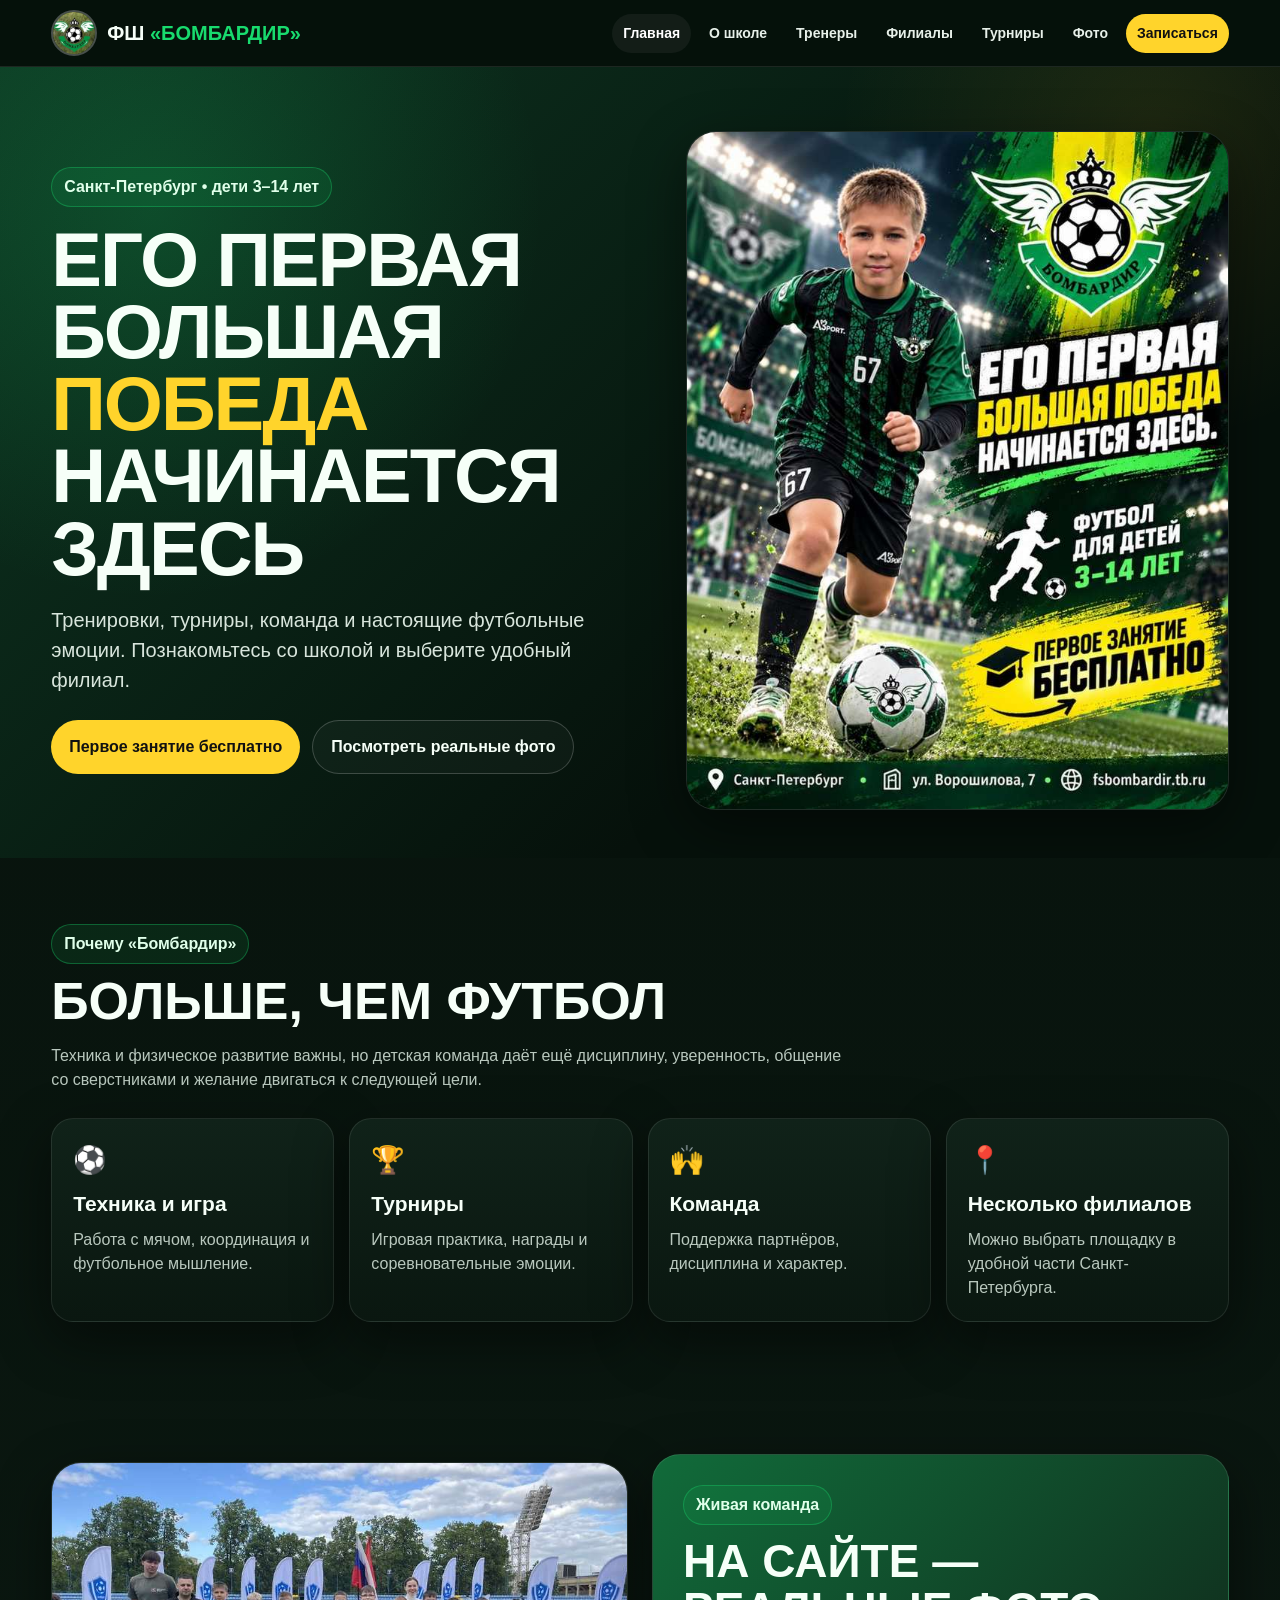
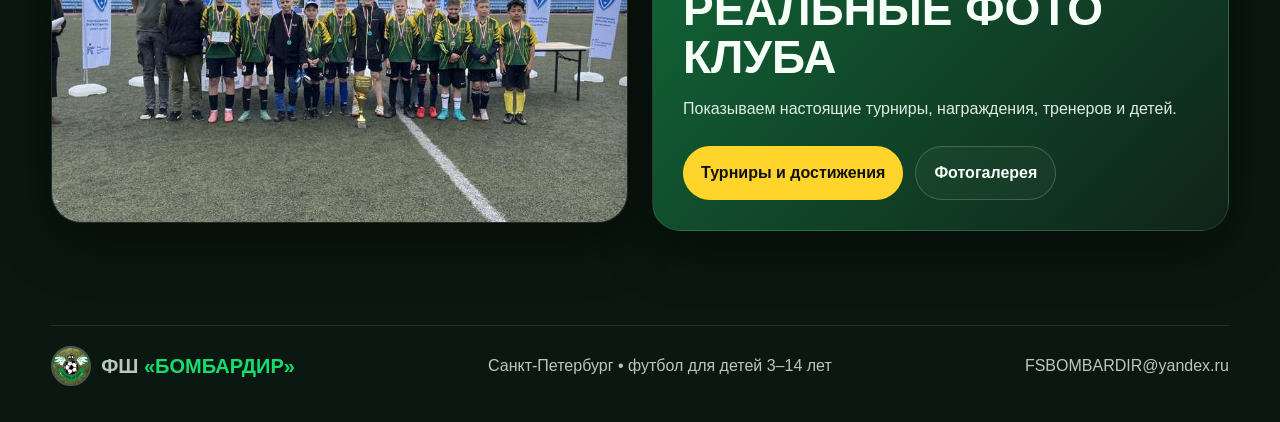
<file: index.html>
<!doctype html><html lang="ru"><head><meta charset="utf-8"><meta name="viewport" content="width=device-width,initial-scale=1"><title>ФШ «Бомбардир» — футбол для детей 3–14 лет</title><meta name="description" content="Футбольная школа «Бомбардир» в Санкт-Петербурге. Первое занятие бесплатно."><link rel="stylesheet" href="style.css"></head><body><header class="top"><div class="wrap topin"><a class="brand" href="index.html"><img src="[data-uri]" alt="Логотип ФШ Бомбардир"><span>ФШ <b>«БОМБАРДИР»</b></span></a><nav class="nav"><a class="active " href="index.html">Главная</a><a class="" href="about.html">О школе</a><a class="" href="coaches.html">Тренеры</a><a class="" href="branches.html">Филиалы</a><a class="" href="tournaments.html">Турниры</a><a class="" href="gallery.html">Фото</a><a class="cta" href="trial.html">Записаться</a></nav></div></header><main><section class="hero"><div class="wrap heroGrid"><div><span class="eyebrow">Санкт-Петербург • дети 3–14 лет</span><h1>Его первая большая <span>победа</span> начинается здесь</h1><p class="lead">Тренировки, турниры, команда и настоящие футбольные эмоции. Познакомьтесь со школой и выберите удобный филиал.</p><div class="actions"><a class="btn primary" href="trial.html">Первое занятие бесплатно</a><a class="btn ghost" href="gallery.html">Посмотреть реальные фото</a></div></div><div class="visual"><img src="[data-uri]" alt="Футбольная школа Бомбардир"></div></div></section><section class="wrap"><div class="sectionHead"><span class="tag">Почему «Бомбардир»</span><h2>Больше, чем футбол</h2><p class="sub">Техника и физическое развитие важны, но детская команда даёт ещё дисциплину, уверенность, общение со сверстниками и желание двигаться к следующей цели.</p></div><div class="cards"><div class="card"><div class="ico">⚽</div><h3>Техника и игра</h3><p>Работа с мячом, координация и футбольное мышление.</p></div><div class="card"><div class="ico">🏆</div><h3>Турниры</h3><p>Игровая практика, награды и соревновательные эмоции.</p></div><div class="card"><div class="ico">🙌</div><h3>Команда</h3><p>Поддержка партнёров, дисциплина и характер.</p></div><div class="card"><div class="ico">📍</div><h3>Несколько филиалов</h3><p>Можно выбрать площадку в удобной части Санкт-Петербурга.</p></div></div></section><section class="wrap"><div class="split"><div class="visual wide"><img src="[data-uri]" alt="Команда ФШ Бомбардир"></div><div class="copyBox"><span class="tag">Живая команда</span><h3>На сайте — реальные фото клуба</h3><p>Показываем настоящие турниры, награждения, тренеров и детей.</p><div class="actions"><a class="btn primary" href="tournaments.html">Турниры и достижения</a><a class="btn ghost" href="gallery.html">Фотогалерея</a></div></div></div></section></main><footer><div class="wrap foot"><a class="brand" href="index.html"><img src="[data-uri]" alt="Логотип"><span>ФШ <b>«БОМБАРДИР»</b></span></a><span>Санкт-Петербург • футбол для детей 3–14 лет</span><a href="mailto:FSBOMBARDIR@yandex.ru">FSBOMBARDIR@yandex.ru</a></div></footer></body></html>
</file>
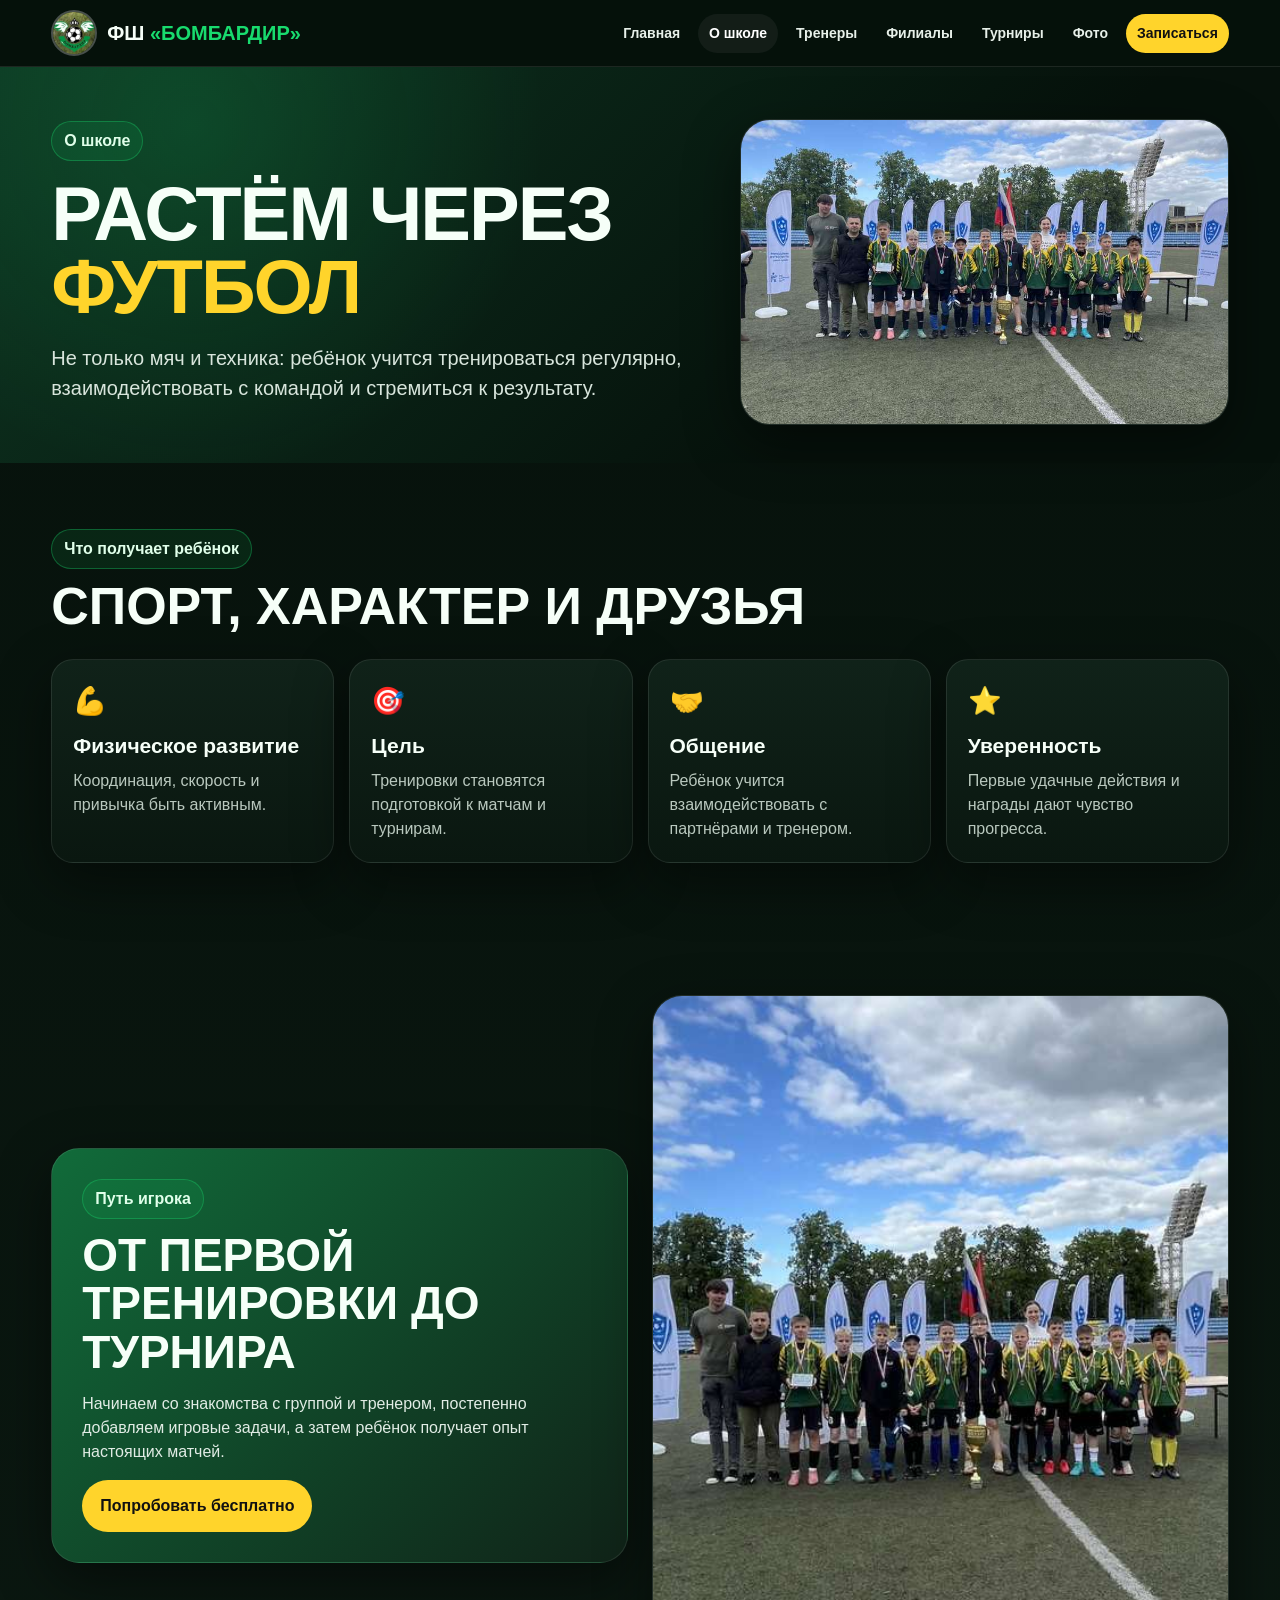
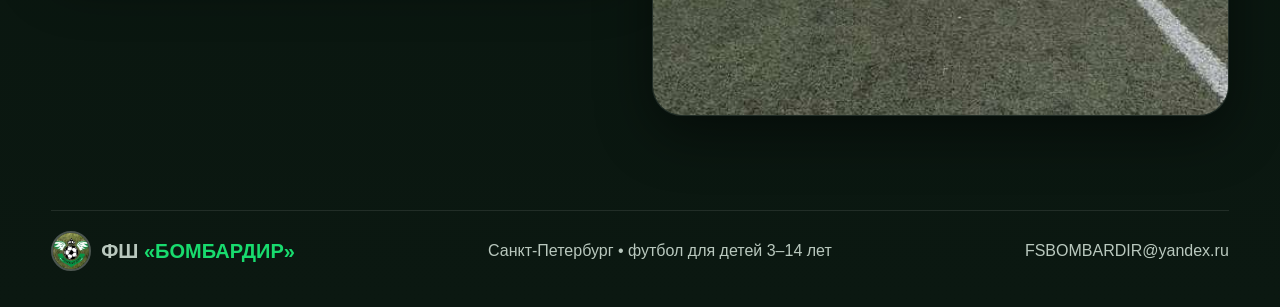
<file: about.html>
<!doctype html><html lang="ru"><head><meta charset="utf-8"><meta name="viewport" content="width=device-width,initial-scale=1"><title>О футбольной школе — ФШ «Бомбардир»</title><meta name="description" content="О футбольной школе «Бомбардир»: развитие детей, тренировки, команда и турниры."><link rel="stylesheet" href="style.css"></head><body><header class="top"><div class="wrap topin"><a class="brand" href="index.html"><img src="[data-uri]" alt="Логотип ФШ Бомбардир"><span>ФШ <b>«БОМБАРДИР»</b></span></a><nav class="nav"><a class="" href="index.html">Главная</a><a class="active " href="about.html">О школе</a><a class="" href="coaches.html">Тренеры</a><a class="" href="branches.html">Филиалы</a><a class="" href="tournaments.html">Турниры</a><a class="" href="gallery.html">Фото</a><a class="cta" href="trial.html">Записаться</a></nav></div></header><main><section class="pagehero"><div class="wrap pageheroGrid"><div><span class="eyebrow">О школе</span><h1>Растём через <span>футбол</span></h1><p class="lead">Не только мяч и техника: ребёнок учится тренироваться регулярно, взаимодействовать с командой и стремиться к результату.</p></div><div class="visual"><img src="[data-uri]" alt="Команда Бомбардир"></div></div></section><section class="wrap"><div class="sectionHead"><span class="tag">Что получает ребёнок</span><h2>Спорт, характер и друзья</h2></div><div class="cards"><div class="card"><div class="ico">💪</div><h3>Физическое развитие</h3><p>Координация, скорость и привычка быть активным.</p></div><div class="card"><div class="ico">🎯</div><h3>Цель</h3><p>Тренировки становятся подготовкой к матчам и турнирам.</p></div><div class="card"><div class="ico">🤝</div><h3>Общение</h3><p>Ребёнок учится взаимодействовать с партнёрами и тренером.</p></div><div class="card"><div class="ico">⭐</div><h3>Уверенность</h3><p>Первые удачные действия и награды дают чувство прогресса.</p></div></div></section><section class="wrap"><div class="split"><div class="copyBox"><span class="tag">Путь игрока</span><h3>От первой тренировки до турнира</h3><p>Начинаем со знакомства с группой и тренером, постепенно добавляем игровые задачи, а затем ребёнок получает опыт настоящих матчей.</p><a class="btn primary" href="trial.html">Попробовать бесплатно</a></div><div class="visual"><img src="[data-uri]" alt="Юные футболисты Бомбардир"></div></div></section></main><footer><div class="wrap foot"><a class="brand" href="index.html"><img src="[data-uri]" alt="Логотип"><span>ФШ <b>«БОМБАРДИР»</b></span></a><span>Санкт-Петербург • футбол для детей 3–14 лет</span><a href="mailto:FSBOMBARDIR@yandex.ru">FSBOMBARDIR@yandex.ru</a></div></footer></body></html>
</file>
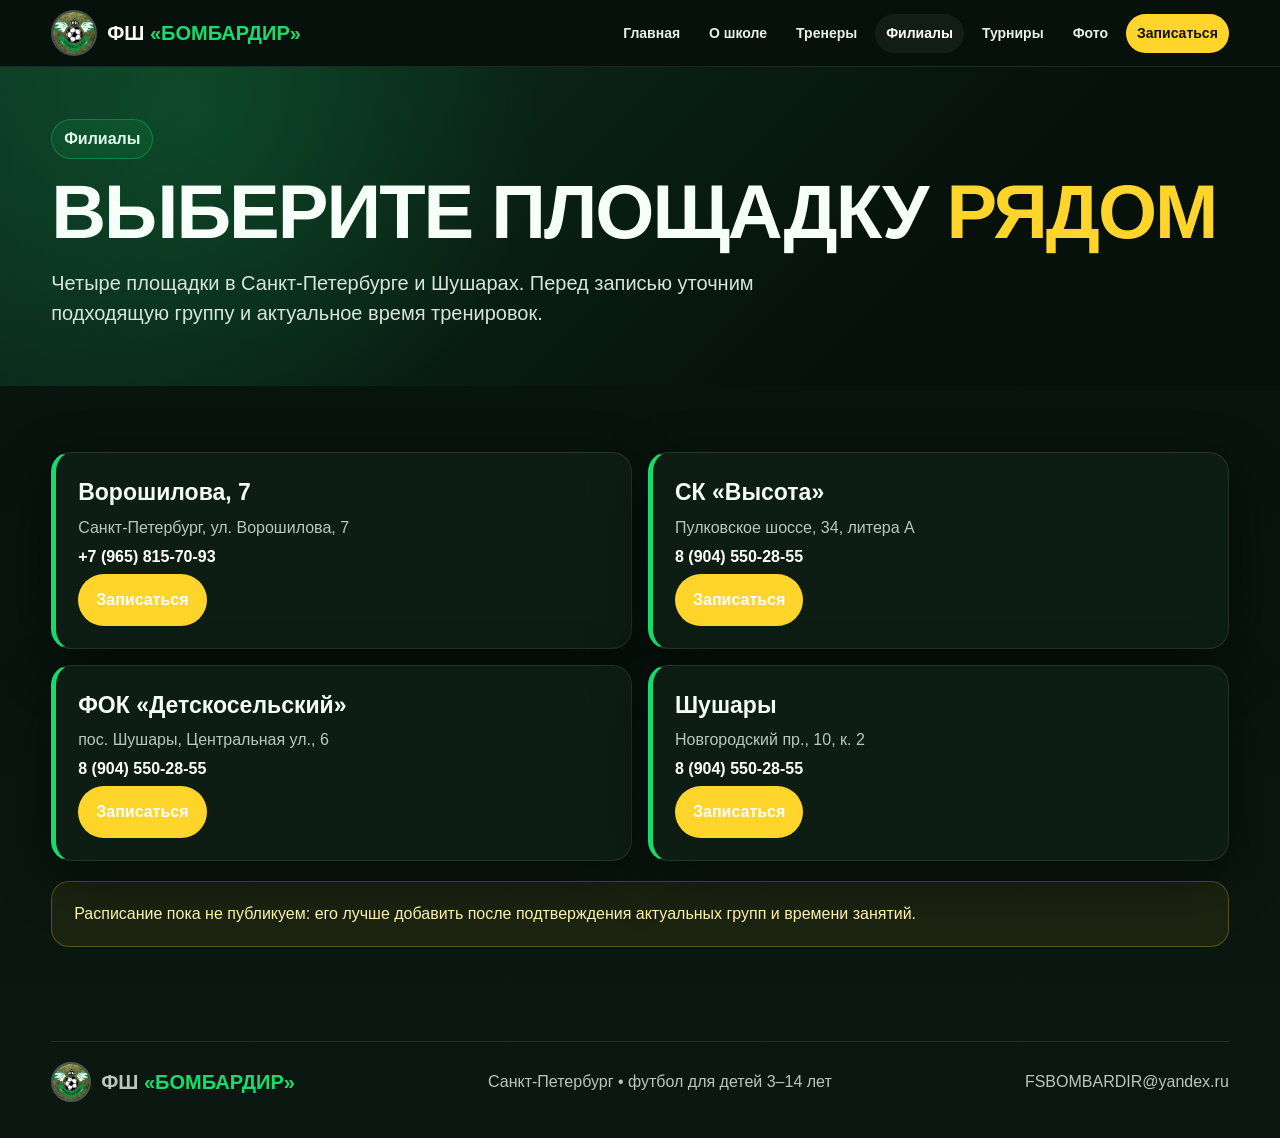
<file: branches.html>
<!doctype html><html lang="ru"><head><meta charset="utf-8"><meta name="viewport" content="width=device-width,initial-scale=1"><title>Филиалы ФШ «Бомбардир»</title><meta name="description" content="Филиалы футбольной школы «Бомбардир» в Санкт-Петербурге."><link rel="stylesheet" href="style.css"></head><body><header class="top"><div class="wrap topin"><a class="brand" href="index.html"><img src="[data-uri]" alt="Логотип ФШ Бомбардир"><span>ФШ <b>«БОМБАРДИР»</b></span></a><nav class="nav"><a class="" href="index.html">Главная</a><a class="" href="about.html">О школе</a><a class="" href="coaches.html">Тренеры</a><a class="active " href="branches.html">Филиалы</a><a class="" href="tournaments.html">Турниры</a><a class="" href="gallery.html">Фото</a><a class="cta" href="trial.html">Записаться</a></nav></div></header><main><section class="pagehero"><div class="wrap"><span class="eyebrow">Филиалы</span><h1>Выберите площадку <span>рядом</span></h1><p class="lead">Четыре площадки в Санкт-Петербурге и Шушарах. Перед записью уточним подходящую группу и актуальное время тренировок.</p></div></section><section class="wrap"><div class="grid2"><article class="branch"><h3>Ворошилова, 7</h3><p>Санкт-Петербург, ул. Ворошилова, 7</p><p><a href="tel:+79658157093">+7 (965) 815-70-93</a></p><a class="btn primary" href="trial.html">Записаться</a></article><article class="branch"><h3>СК «Высота»</h3><p>Пулковское шоссе, 34, литера А</p><p><a href="tel:+79045502855">8 (904) 550-28-55</a></p><a class="btn primary" href="trial.html">Записаться</a></article><article class="branch"><h3>ФОК «Детскосельский»</h3><p>пос. Шушары, Центральная ул., 6</p><p><a href="tel:+79045502855">8 (904) 550-28-55</a></p><a class="btn primary" href="trial.html">Записаться</a></article><article class="branch"><h3>Шушары</h3><p>Новгородский пр., 10, к. 2</p><p><a href="tel:+79045502855">8 (904) 550-28-55</a></p><a class="btn primary" href="trial.html">Записаться</a></article></div><div style="height:20px"></div><div class="notice">Расписание пока не публикуем: его лучше добавить после подтверждения актуальных групп и времени занятий.</div></section></main><footer><div class="wrap foot"><a class="brand" href="index.html"><img src="[data-uri]" alt="Логотип"><span>ФШ <b>«БОМБАРДИР»</b></span></a><span>Санкт-Петербург • футбол для детей 3–14 лет</span><a href="mailto:FSBOMBARDIR@yandex.ru">FSBOMBARDIR@yandex.ru</a></div></footer></body></html>
</file>
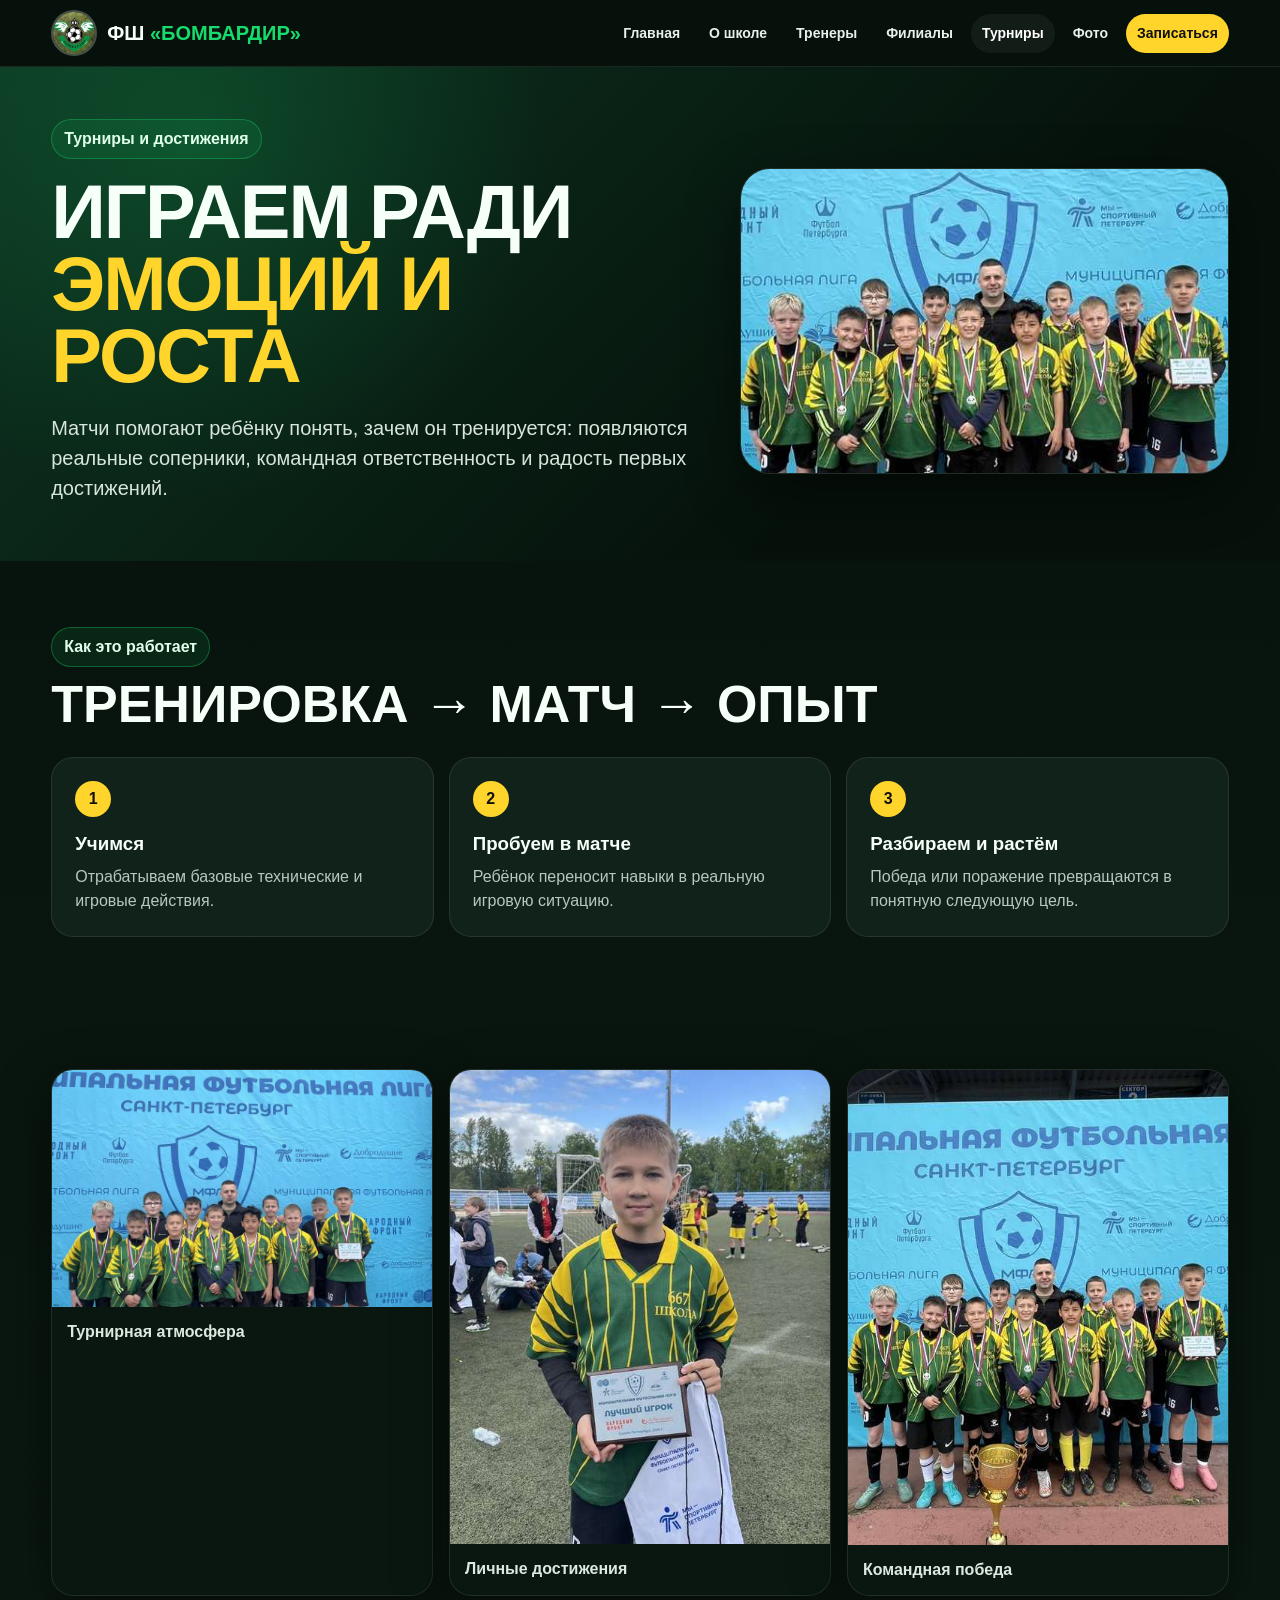
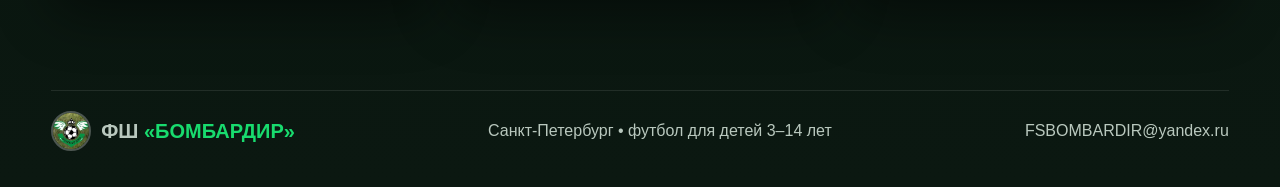
<file: tournaments.html>
<!doctype html><html lang="ru"><head><meta charset="utf-8"><meta name="viewport" content="width=device-width,initial-scale=1"><title>Турниры и достижения — ФШ «Бомбардир»</title><meta name="description" content="Турниры, награждения и достижения воспитанников ФШ «Бомбардир»."><link rel="stylesheet" href="style.css"></head><body><header class="top"><div class="wrap topin"><a class="brand" href="index.html"><img src="[data-uri]" alt="Логотип ФШ Бомбардир"><span>ФШ <b>«БОМБАРДИР»</b></span></a><nav class="nav"><a class="" href="index.html">Главная</a><a class="" href="about.html">О школе</a><a class="" href="coaches.html">Тренеры</a><a class="" href="branches.html">Филиалы</a><a class="active " href="tournaments.html">Турниры</a><a class="" href="gallery.html">Фото</a><a class="cta" href="trial.html">Записаться</a></nav></div></header><main><section class="pagehero"><div class="wrap pageheroGrid"><div><span class="eyebrow">Турниры и достижения</span><h1>Играем ради <span>эмоций и роста</span></h1><p class="lead">Матчи помогают ребёнку понять, зачем он тренируется: появляются реальные соперники, командная ответственность и радость первых достижений.</p></div><div class="visual"><img src="[data-uri]" alt="Награждение Бомбардир"></div></div></section><section class="wrap"><div class="sectionHead"><span class="tag">Как это работает</span><h2>Тренировка → матч → опыт</h2></div><div class="steps"><div class="step"><h3>Учимся</h3><p>Отрабатываем базовые технические и игровые действия.</p></div><div class="step"><h3>Пробуем в матче</h3><p>Ребёнок переносит навыки в реальную игровую ситуацию.</p></div><div class="step"><h3>Разбираем и растём</h3><p>Победа или поражение превращаются в понятную следующую цель.</p></div></div></section><section class="wrap"><div class="grid3"><div class="photo landscape"><img src="[data-uri]" alt="Турнир"><div class="cap">Турнирная атмосфера</div></div><div class="photo"><img src="[data-uri]" alt="Игрок с наградой"><div class="cap">Личные достижения</div></div><div class="photo"><img src="[data-uri]" alt="Командное награждение"><div class="cap">Командная победа</div></div></div></section></main><footer><div class="wrap foot"><a class="brand" href="index.html"><img src="[data-uri]" alt="Логотип"><span>ФШ <b>«БОМБАРДИР»</b></span></a><span>Санкт-Петербург • футбол для детей 3–14 лет</span><a href="mailto:FSBOMBARDIR@yandex.ru">FSBOMBARDIR@yandex.ru</a></div></footer></body></html>
</file>
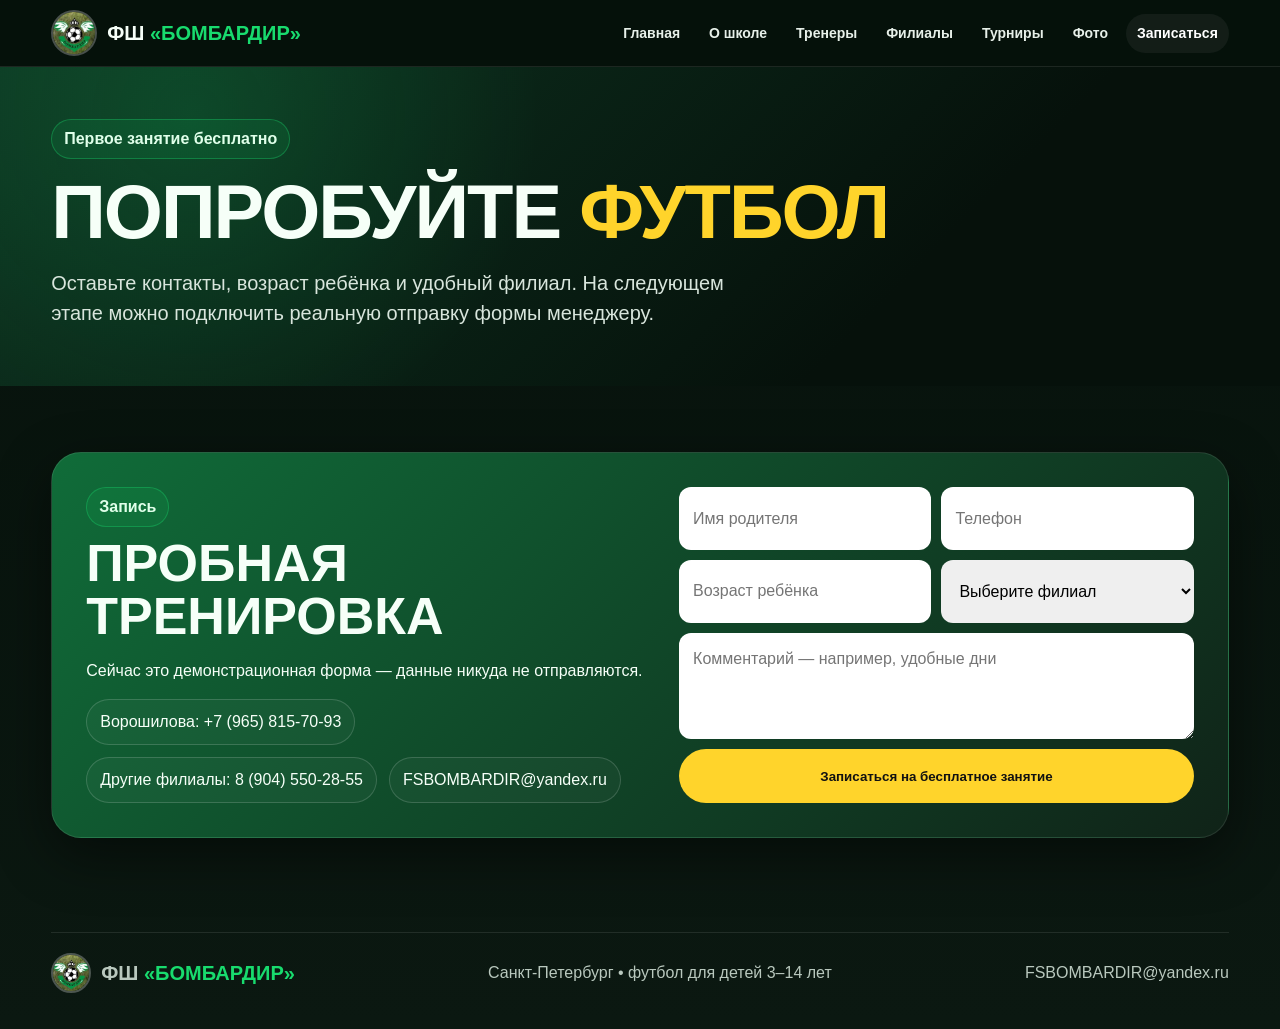
<file: trial.html>
<!doctype html><html lang="ru"><head><meta charset="utf-8"><meta name="viewport" content="width=device-width,initial-scale=1"><title>Записаться на пробную тренировку — ФШ «Бомбардир»</title><meta name="description" content="Первое бесплатное занятие в ФШ «Бомбардир»."><link rel="stylesheet" href="style.css"></head><body><header class="top"><div class="wrap topin"><a class="brand" href="index.html"><img src="[data-uri]" alt="Логотип ФШ Бомбардир"><span>ФШ <b>«БОМБАРДИР»</b></span></a><nav class="nav"><a class="" href="index.html">Главная</a><a class="" href="about.html">О школе</a><a class="" href="coaches.html">Тренеры</a><a class="" href="branches.html">Филиалы</a><a class="" href="tournaments.html">Турниры</a><a class="" href="gallery.html">Фото</a><a class="active cta" href="trial.html">Записаться</a></nav></div></header><main><section class="pagehero"><div class="wrap"><span class="eyebrow">Первое занятие бесплатно</span><h1>Попробуйте <span>футбол</span></h1><p class="lead">Оставьте контакты, возраст ребёнка и удобный филиал. На следующем этапе можно подключить реальную отправку формы менеджеру.</p></div></section><section class="wrap"><div class="trial"><div><span class="tag">Запись</span><h2>Пробная тренировка</h2><p>Сейчас это демонстрационная форма — данные никуда не отправляются.</p><div class="contactLine"><a class="contactChip" href="tel:+79658157093">Ворошилова: +7 (965) 815-70-93</a><a class="contactChip" href="tel:+79045502855">Другие филиалы: 8 (904) 550-28-55</a><a class="contactChip" href="mailto:FSBOMBARDIR@yandex.ru">FSBOMBARDIR@yandex.ru</a></div></div><form class="form" onsubmit="event.preventDefault();alert('Пока это демонстрационная форма. Следующим шагом подключим отправку заявки.');"><input required placeholder="Имя родителя"><input required placeholder="Телефон"><input required placeholder="Возраст ребёнка"><select required><option value="">Выберите филиал</option><option>Ворошилова, 7</option><option>СК «Высота»</option><option>ФОК «Детскосельский»</option><option>Шушары — Новгородский пр.</option></select><textarea class="full" placeholder="Комментарий — например, удобные дни"></textarea><button class="btn primary full" type="submit">Записаться на бесплатное занятие</button></form></div></section></main><footer><div class="wrap foot"><a class="brand" href="index.html"><img src="[data-uri]" alt="Логотип"><span>ФШ <b>«БОМБАРДИР»</b></span></a><span>Санкт-Петербург • футбол для детей 3–14 лет</span><a href="mailto:FSBOMBARDIR@yandex.ru">FSBOMBARDIR@yandex.ru</a></div></footer></body></html>
</file>
<file: style.css>
:root{--bg:#06110b;--bg2:#0b1811;--card:#102219;--card2:#0d1d14;--line:#ffffff18;--g:#18db6e;--y:#ffd42b;--t:#f6fff8;--m:#b9c8be;--shadow:0 18px 55px #0007;--r:24px}
*{box-sizing:border-box}html{scroll-behavior:smooth}body{margin:0;background:linear-gradient(180deg,var(--bg),var(--bg2));color:var(--t);font:16px/1.5 Arial,sans-serif}a{color:inherit;text-decoration:none}img{display:block;width:100%}.wrap{width:min(1180px,92vw);margin:auto}
.top{position:sticky;top:0;z-index:30;background:#06110bf0;border-bottom:1px solid var(--line);backdrop-filter:blur(14px)}.topin{display:flex;align-items:center;gap:18px;padding:10px 0}.brand{display:flex;align-items:center;gap:10px;font-size:20px;font-weight:900;white-space:nowrap}.brand img{width:46px;height:46px;border-radius:50%;object-fit:cover;border:2px solid #fff4}.brand b{color:var(--g)}.nav{margin-left:auto;display:flex;gap:7px;align-items:center;overflow-x:auto;scrollbar-width:none}.nav::-webkit-scrollbar{display:none}.nav a{padding:9px 11px;border-radius:999px;white-space:nowrap;color:#e7f0e9;font-weight:700;font-size:14px}.nav a:hover,.nav a.active{background:#ffffff0e;color:#fff}.nav .cta{background:var(--y);color:#111}
.hero{position:relative;overflow:hidden;padding:64px 0 48px;background:radial-gradient(circle at 12% 18%,#18db6e2d,transparent 30%),radial-gradient(circle at 90% 8%,#ffd42b18,transparent 23%),linear-gradient(135deg,#0d3521,#06110b 68%)}.hero:after{content:"";position:absolute;inset:0;background:repeating-linear-gradient(120deg,transparent 0 52px,#fff04 52px 54px)}.heroGrid{position:relative;z-index:1;display:grid;grid-template-columns:1.05fr .95fr;gap:34px;align-items:center}.eyebrow,.tag{display:inline-block;padding:7px 12px;border:1px solid #18db6e55;background:#18db6e18;border-radius:999px;color:#e0ffea;font-weight:800}.hero h1,.pagehero h1{font-size:clamp(40px,6.2vw,76px);line-height:.95;letter-spacing:-2px;text-transform:uppercase;margin:17px 0}.hero h1 span,.pagehero h1 span{color:var(--y)}.lead{font-size:20px;color:#d8e5dc;max-width:720px}.actions{display:flex;gap:12px;flex-wrap:wrap;margin-top:25px}.btn{display:inline-flex;justify-content:center;align-items:center;padding:14px 18px;border-radius:999px;font-weight:900}.primary{background:var(--y);color:#111}.ghost{border:1px solid #ffffff32;background:#ffffff08}.visual{border-radius:30px;overflow:hidden;border:1px solid var(--line);box-shadow:var(--shadow);background:#0a1710}.visual img{aspect-ratio:4/5;object-fit:cover}.visual.wide img{aspect-ratio:16/10}
section{padding:66px 0}.sectionHead{margin-bottom:26px}h2{font-size:clamp(30px,4.2vw,52px);line-height:1.02;text-transform:uppercase;margin:11px 0 9px}.sub{color:var(--m);max-width:800px}.cards{display:grid;grid-template-columns:repeat(4,1fr);gap:15px}.card{padding:21px;border:1px solid var(--line);border-radius:22px;background:linear-gradient(180deg,var(--card),#0a1710);box-shadow:var(--shadow)}.card .ico{font-size:27px}.card h3{font-size:21px;margin:8px 0}.card p{color:var(--m);margin:0}.split{display:grid;grid-template-columns:1fr 1fr;gap:24px;align-items:center}.copyBox{padding:30px;border-radius:28px;border:1px solid var(--line);background:linear-gradient(135deg,#116b3a,#102318);box-shadow:var(--shadow)}.copyBox h3{font-size:clamp(29px,4vw,46px);line-height:1.05;text-transform:uppercase;margin:12px 0}.copyBox p,.copyBox li{color:#e1ece5}
.pagehero{padding:52px 0 38px;background:radial-gradient(circle at 15% 15%,#18db6e28,transparent 31%),linear-gradient(135deg,#0d3521,#06110b 70%)}.pageheroGrid{display:grid;grid-template-columns:1.15fr .85fr;gap:28px;align-items:center}.pagehero .visual img{aspect-ratio:16/10;object-fit:cover}.grid2{display:grid;grid-template-columns:repeat(2,1fr);gap:16px}.grid3{display:grid;grid-template-columns:repeat(3,1fr);gap:16px}.branch{padding:22px;border-radius:20px;border:1px solid var(--line);border-left:5px solid var(--g);background:var(--card2);box-shadow:var(--shadow)}.branch h3{font-size:23px;margin:0 0 6px}.branch p{color:var(--m);margin:5px 0}.branch a{color:#fff;font-weight:800}.photo{overflow:hidden;border:1px solid var(--line);border-radius:22px;background:#0a1710;box-shadow:var(--shadow)}.photo img{aspect-ratio:4/5;object-fit:cover}.photo.landscape img{aspect-ratio:16/10}.photo .cap{padding:13px 15px;font-weight:800;color:#dce9e0}.steps{counter-reset:step;display:grid;grid-template-columns:repeat(3,1fr);gap:15px}.step{counter-increment:step;padding:23px;border-radius:22px;background:var(--card);border:1px solid var(--line)}.step:before{content:counter(step);display:grid;place-items:center;width:36px;height:36px;border-radius:50%;background:var(--y);color:#111;font-weight:900;margin-bottom:13px}.step h3{margin:0 0 7px}.step p{margin:0;color:var(--m)}
.notice{padding:20px 22px;border-radius:18px;background:#ffd42b12;border:1px solid #ffd42b45;color:#fff0aa}.trial{display:grid;grid-template-columns:1.05fr .95fr;gap:24px;padding:34px;border-radius:30px;background:linear-gradient(135deg,#106c39,#102318);border:1px solid var(--line);box-shadow:var(--shadow)}.trial h2{margin-top:10px}.form{display:grid;grid-template-columns:1fr 1fr;gap:10px}.form input,.form select,.form textarea{width:100%;padding:14px;border:0;border-radius:12px;font:inherit}.form textarea{min-height:96px;resize:vertical}.full{grid-column:1/-1}.form button{border:0;cursor:pointer}.contactLine{display:flex;gap:12px;flex-wrap:wrap;margin-top:16px}.contactChip{padding:10px 13px;border-radius:999px;border:1px solid #ffffff28;background:#ffffff08}footer{padding:28px 0 36px;color:var(--m)}.foot{border-top:1px solid var(--line);padding-top:20px;display:flex;justify-content:space-between;align-items:center;gap:14px;flex-wrap:wrap}.foot .brand img{width:40px;height:40px}
@media(max-width:900px){.heroGrid,.pageheroGrid,.split,.trial{grid-template-columns:1fr}.cards{grid-template-columns:repeat(2,1fr)}.grid3,.steps{grid-template-columns:repeat(2,1fr)}.topin{align-items:flex-start}.nav{padding-bottom:3px}.brand span{display:none}}@media(max-width:620px){.cards,.grid2,.grid3,.steps,.form{grid-template-columns:1fr}.full{grid-column:auto}.hero,.pagehero{padding-top:42px}.hero h1,.pagehero h1{letter-spacing:-1px}.topin{gap:9px}.brand img{width:42px;height:42px}.nav a{font-size:13px;padding:8px 9px}}
</file>
